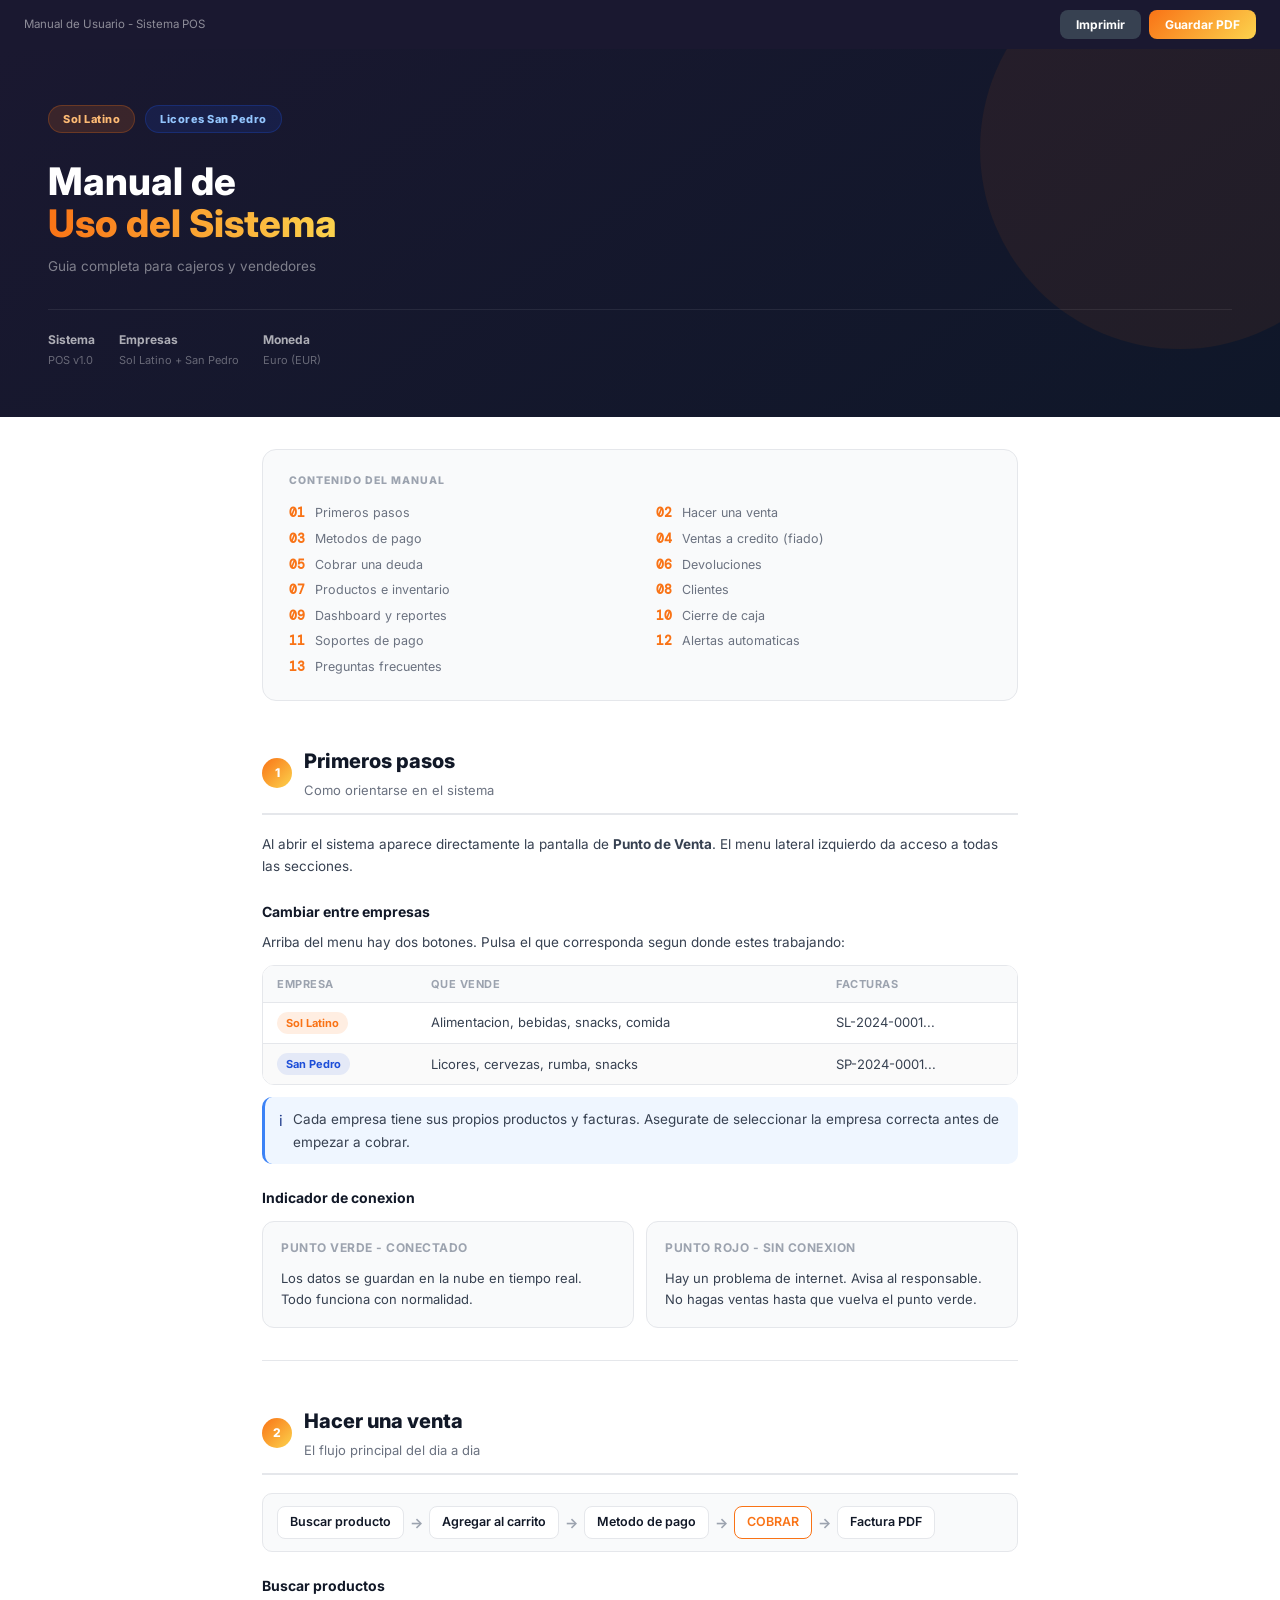
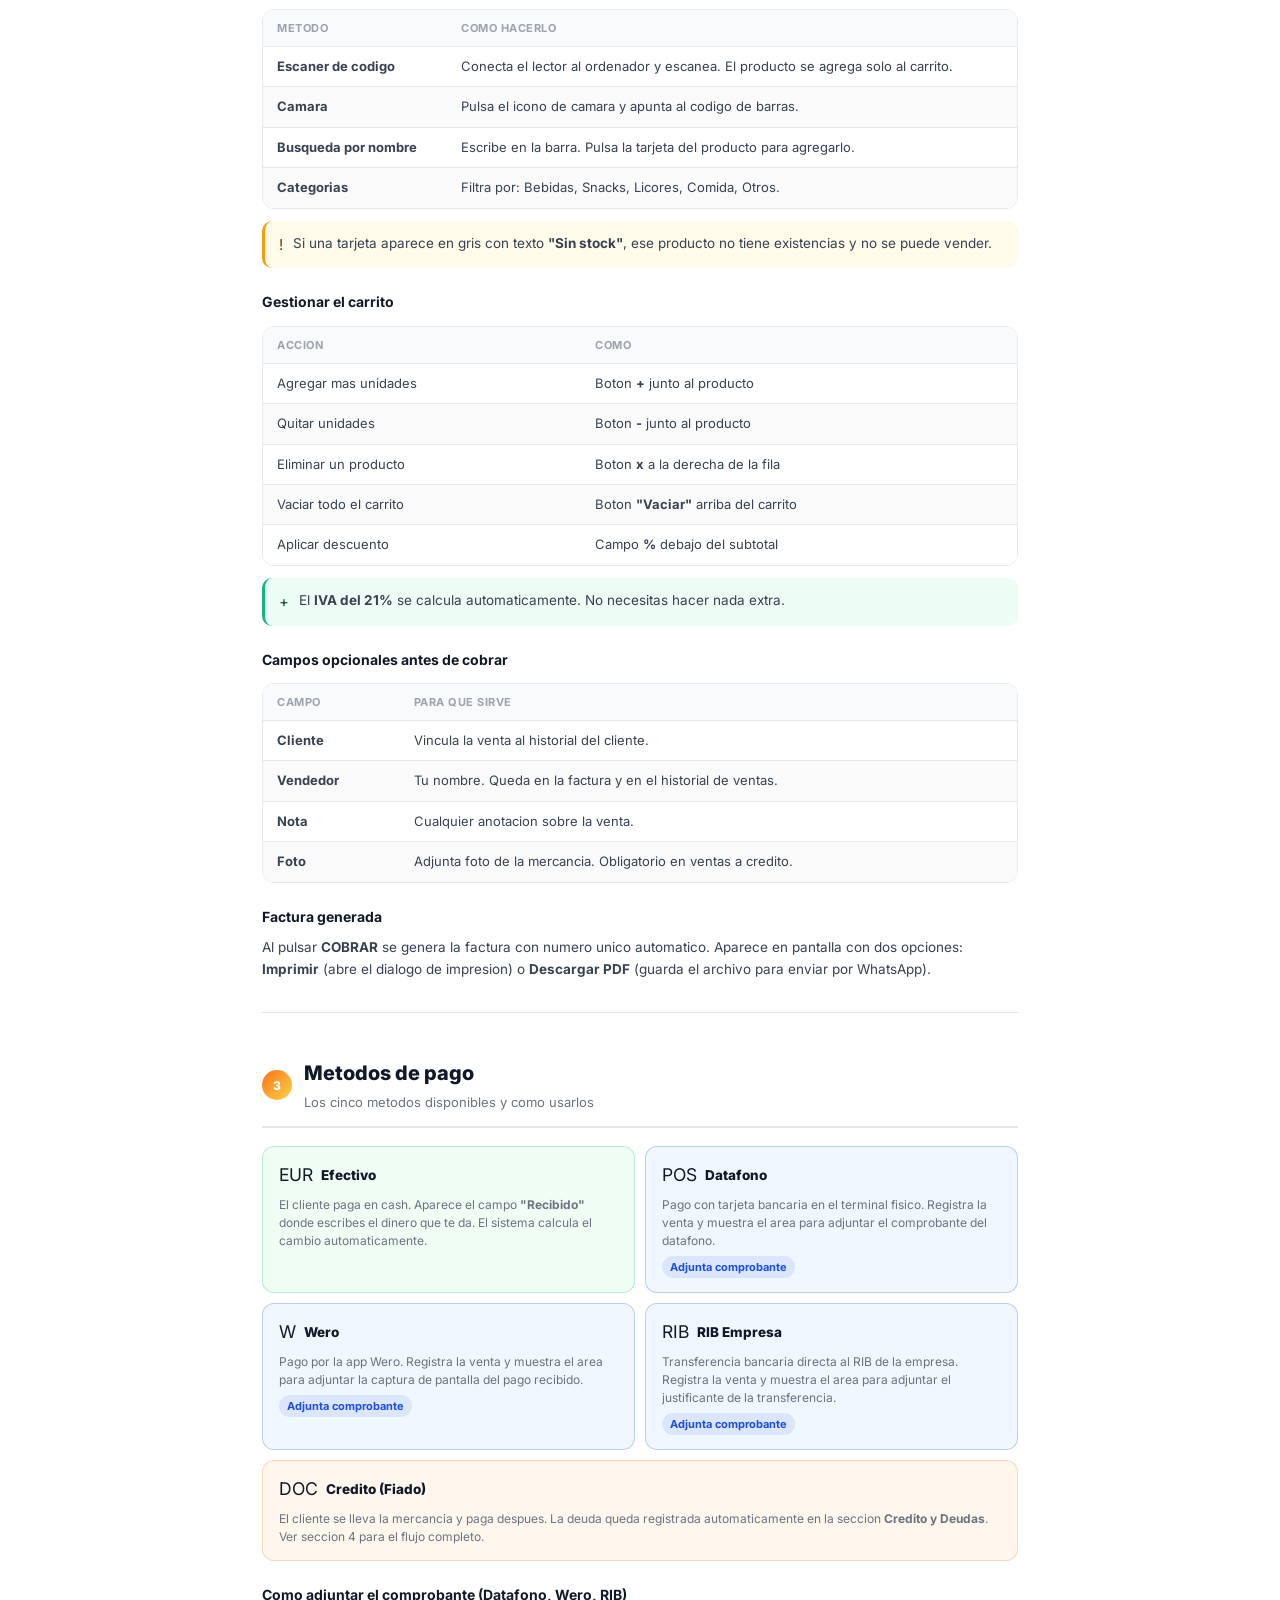
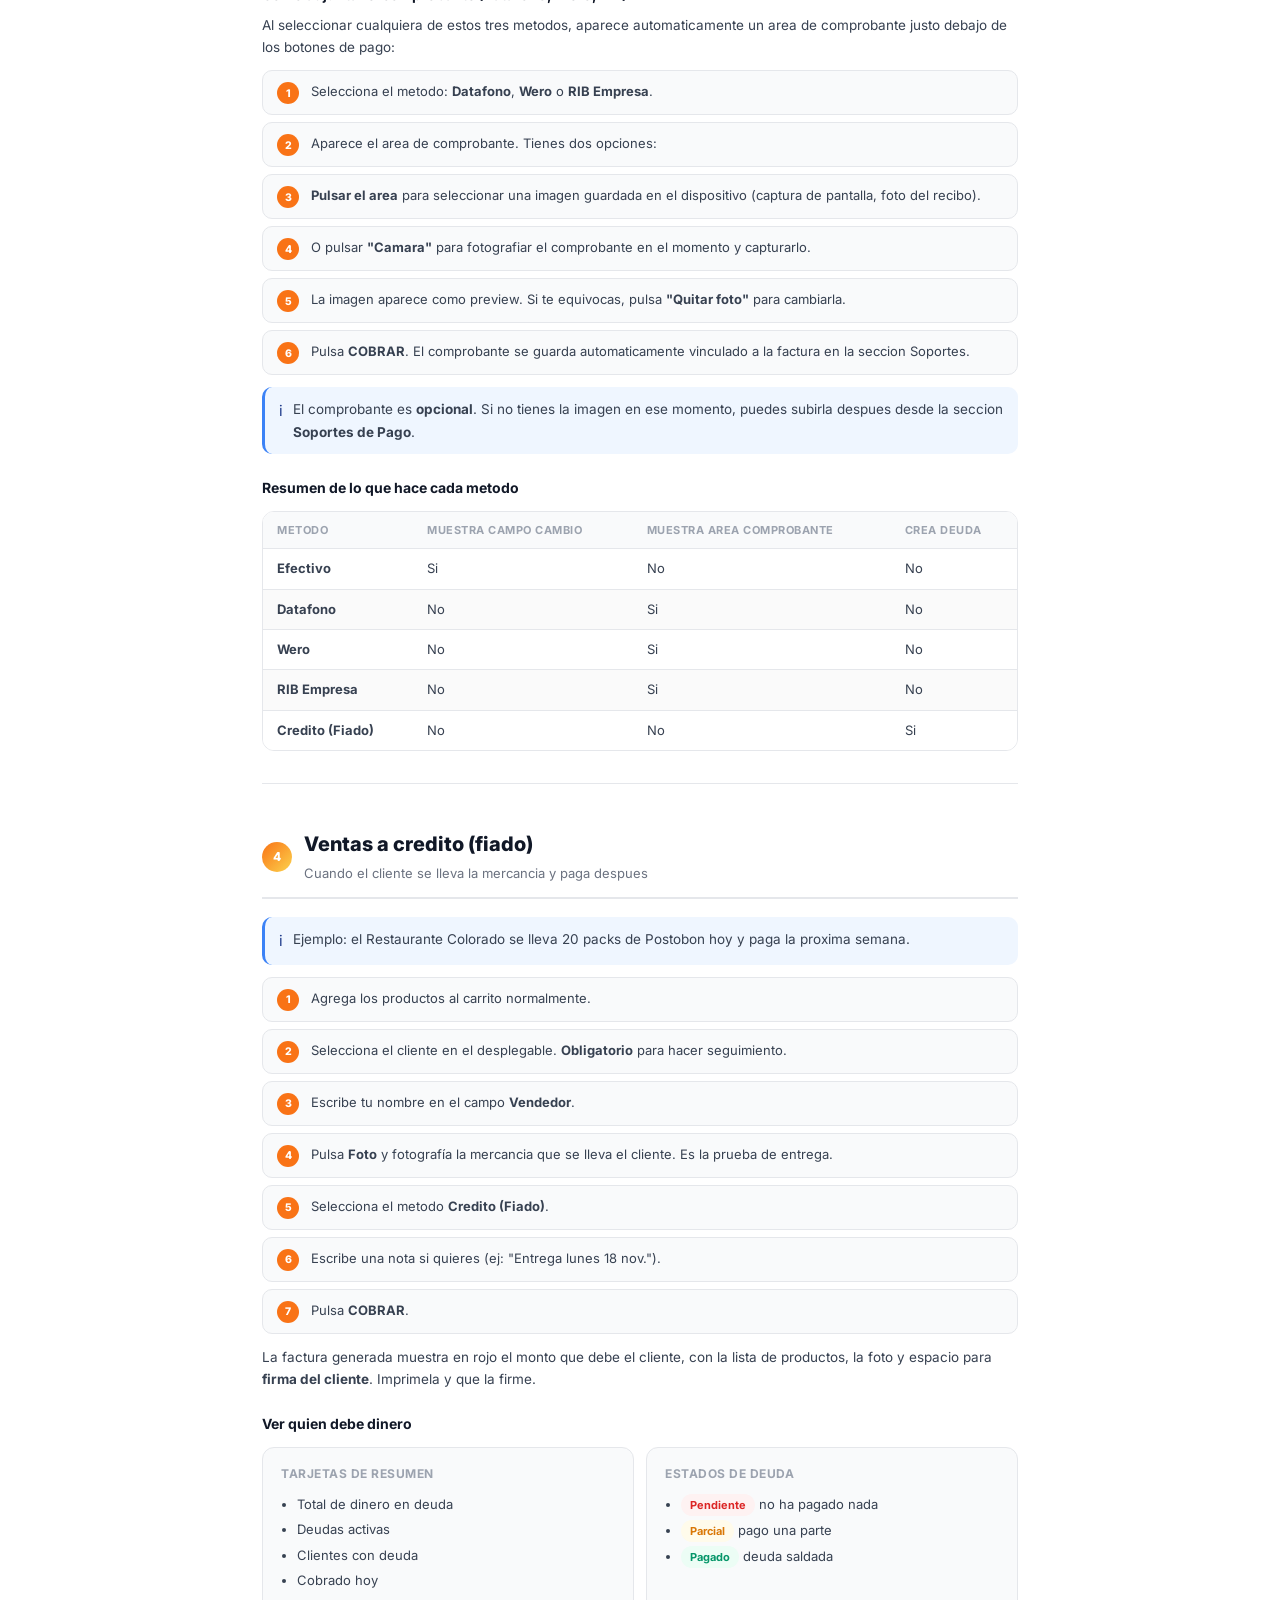
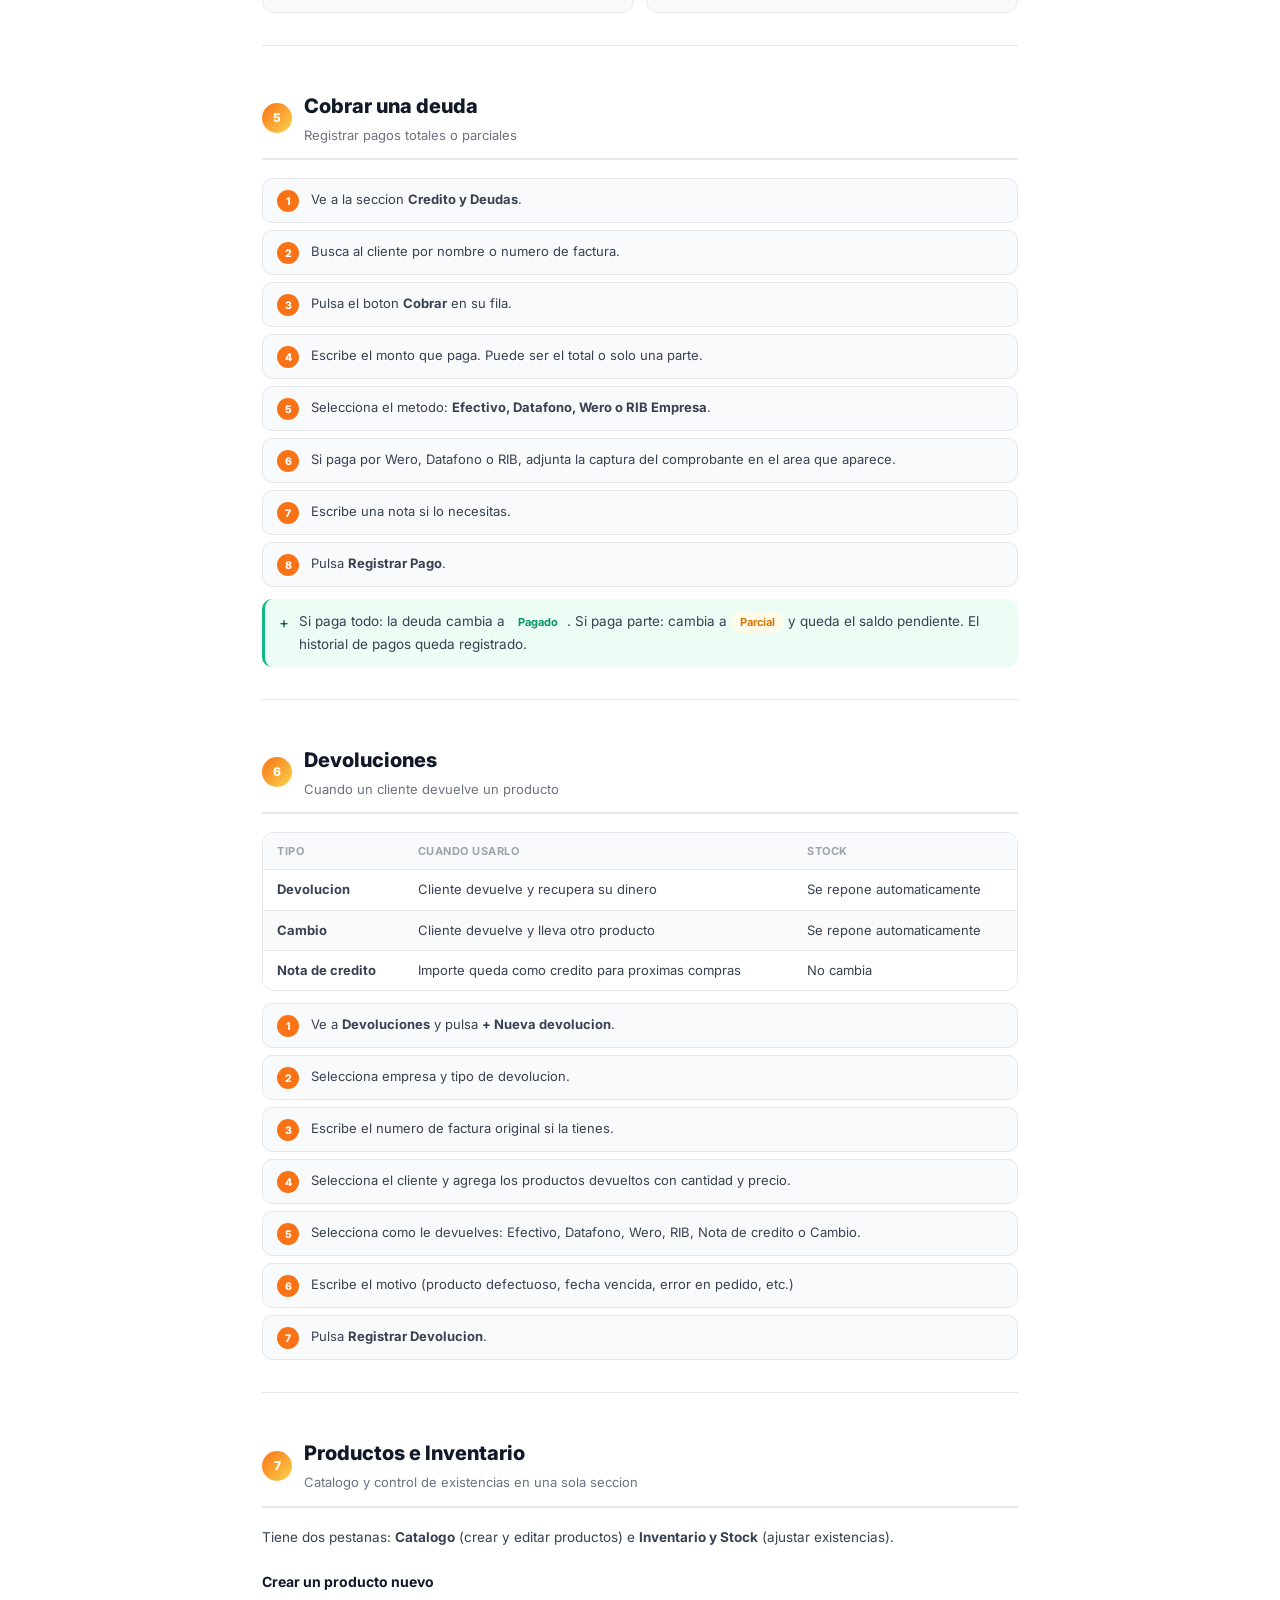
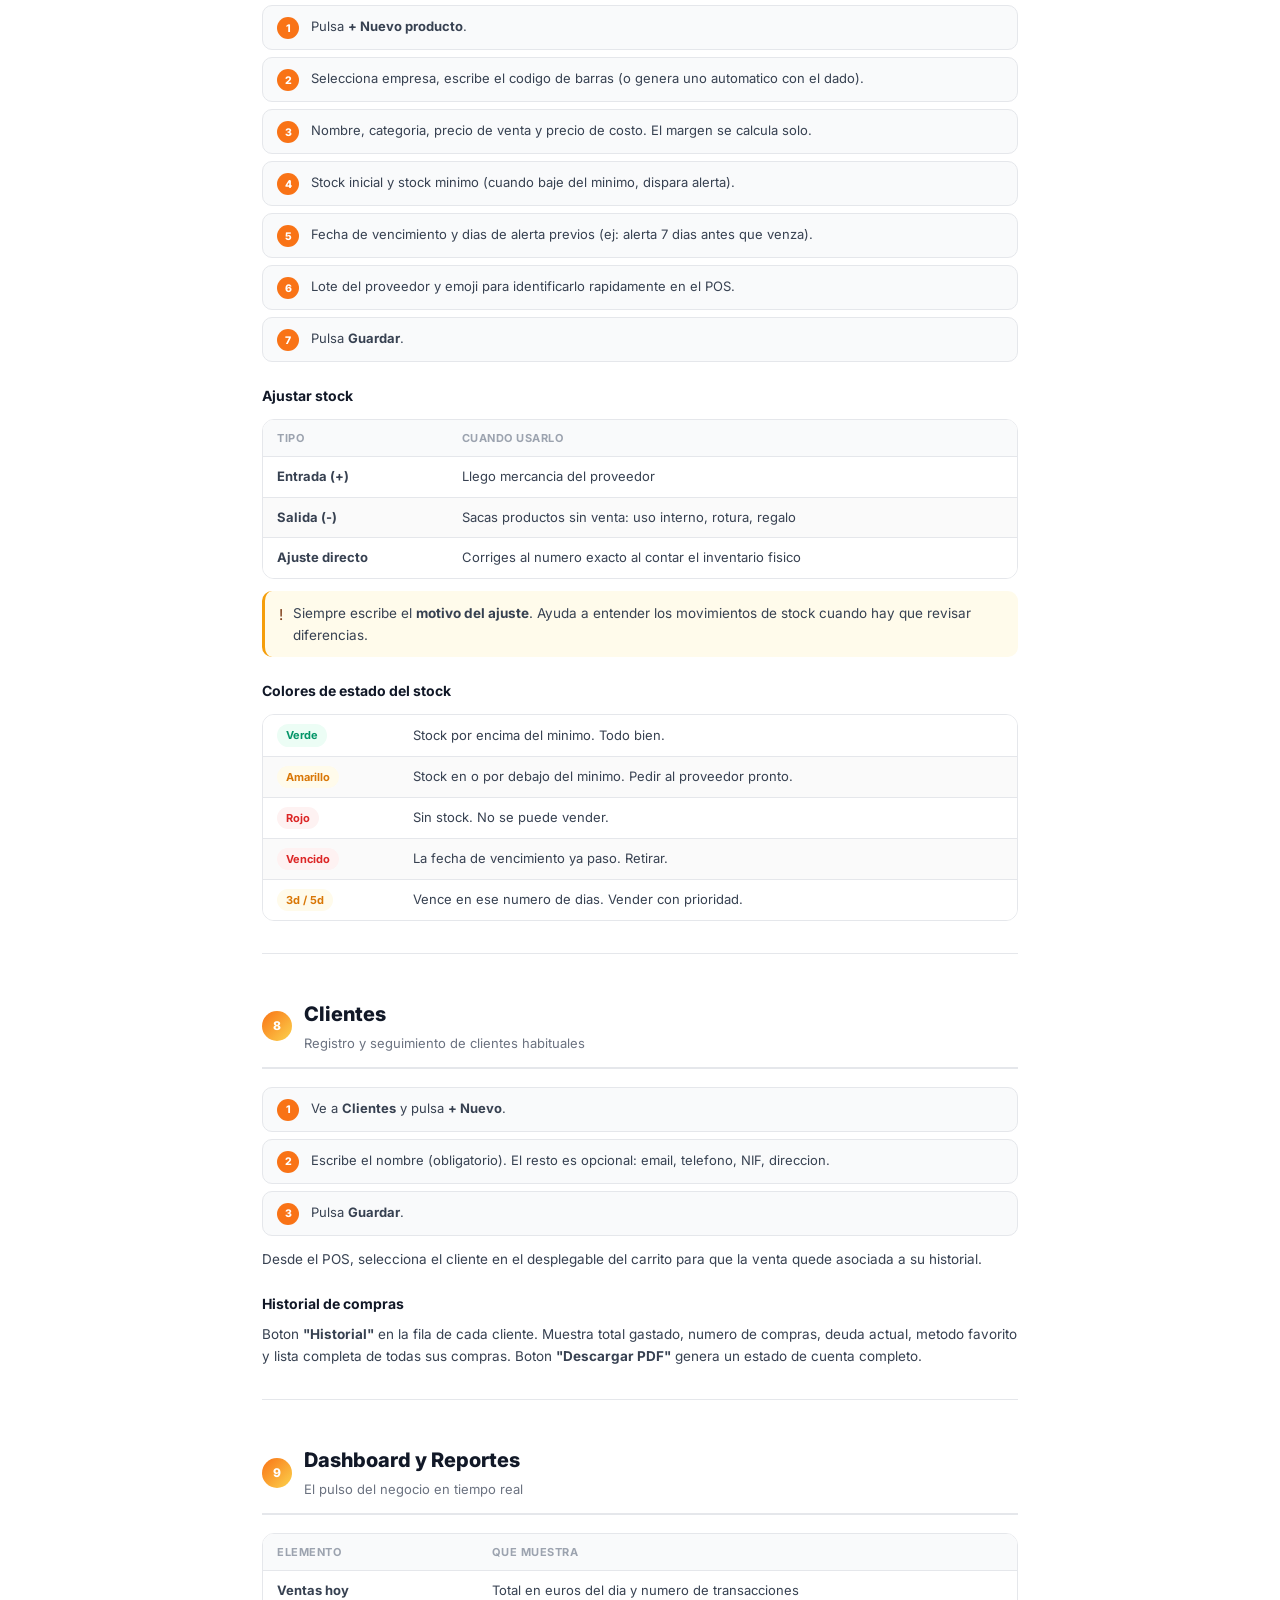
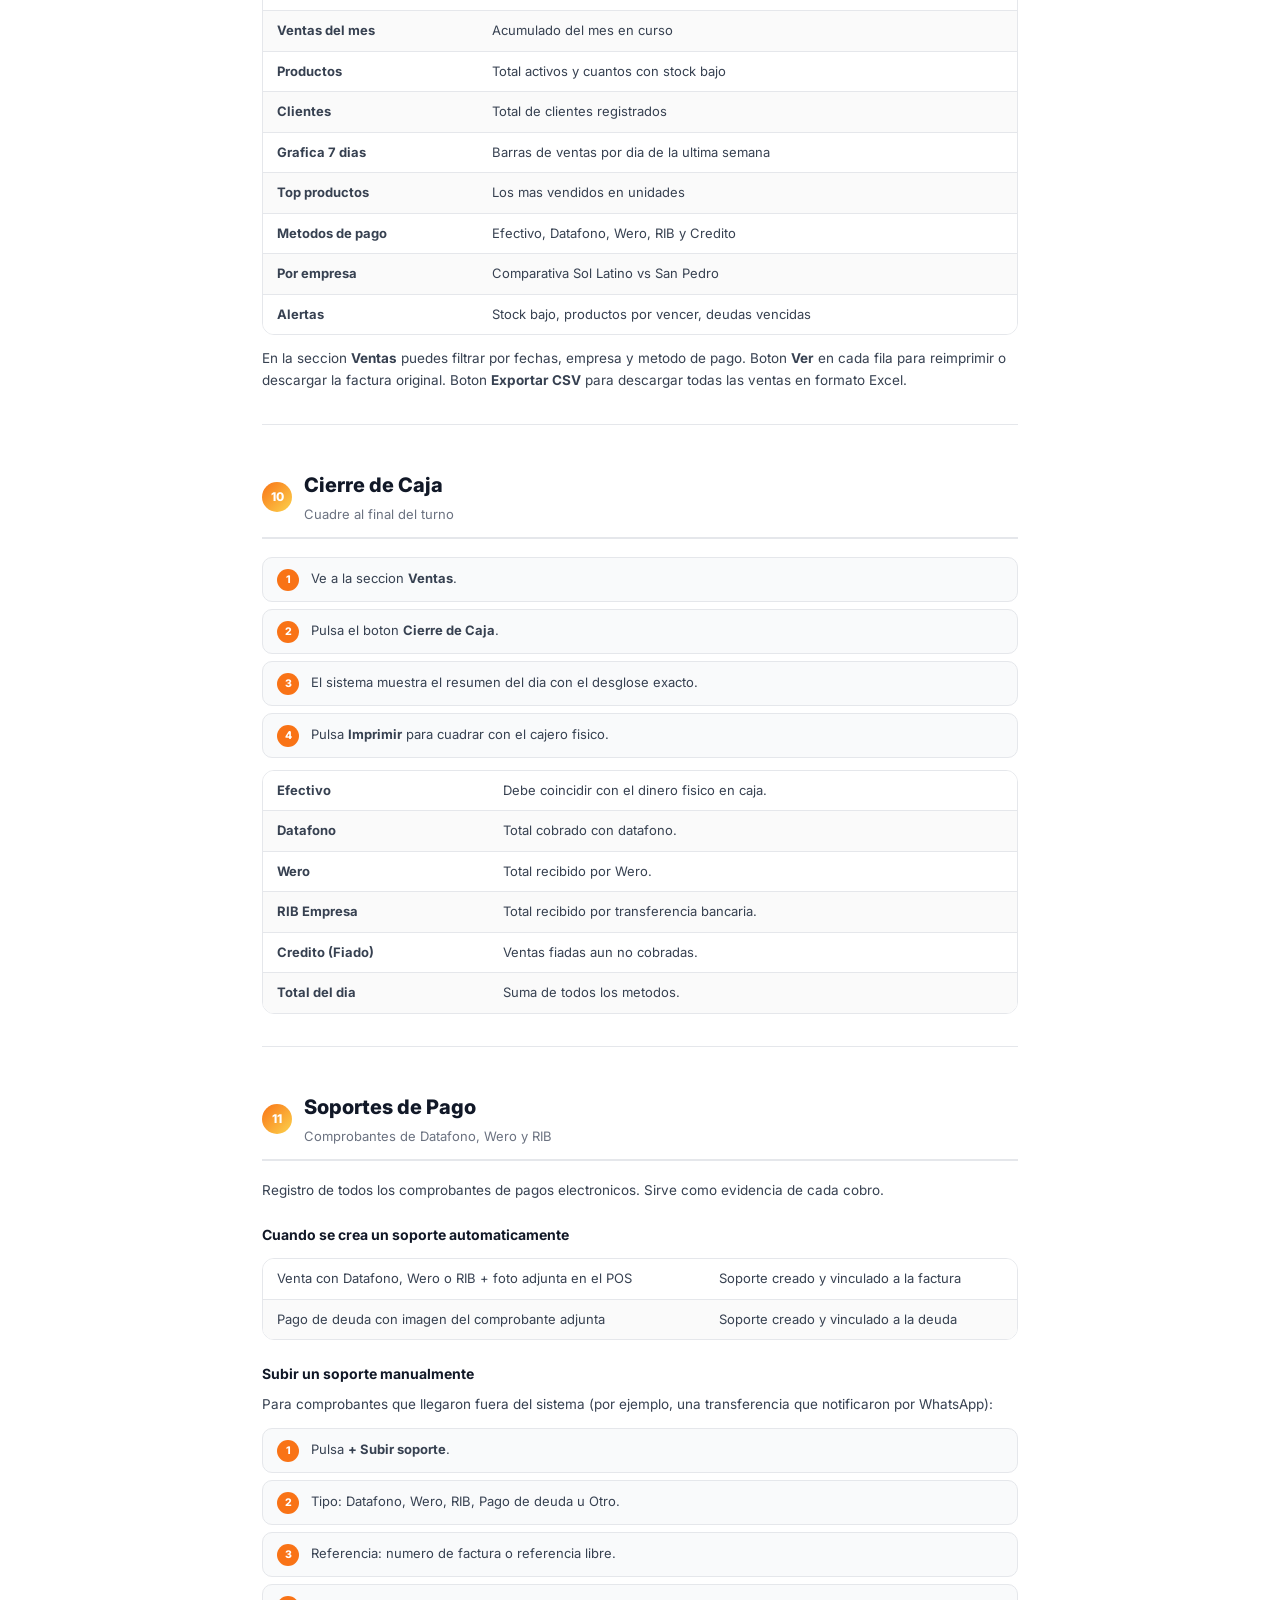
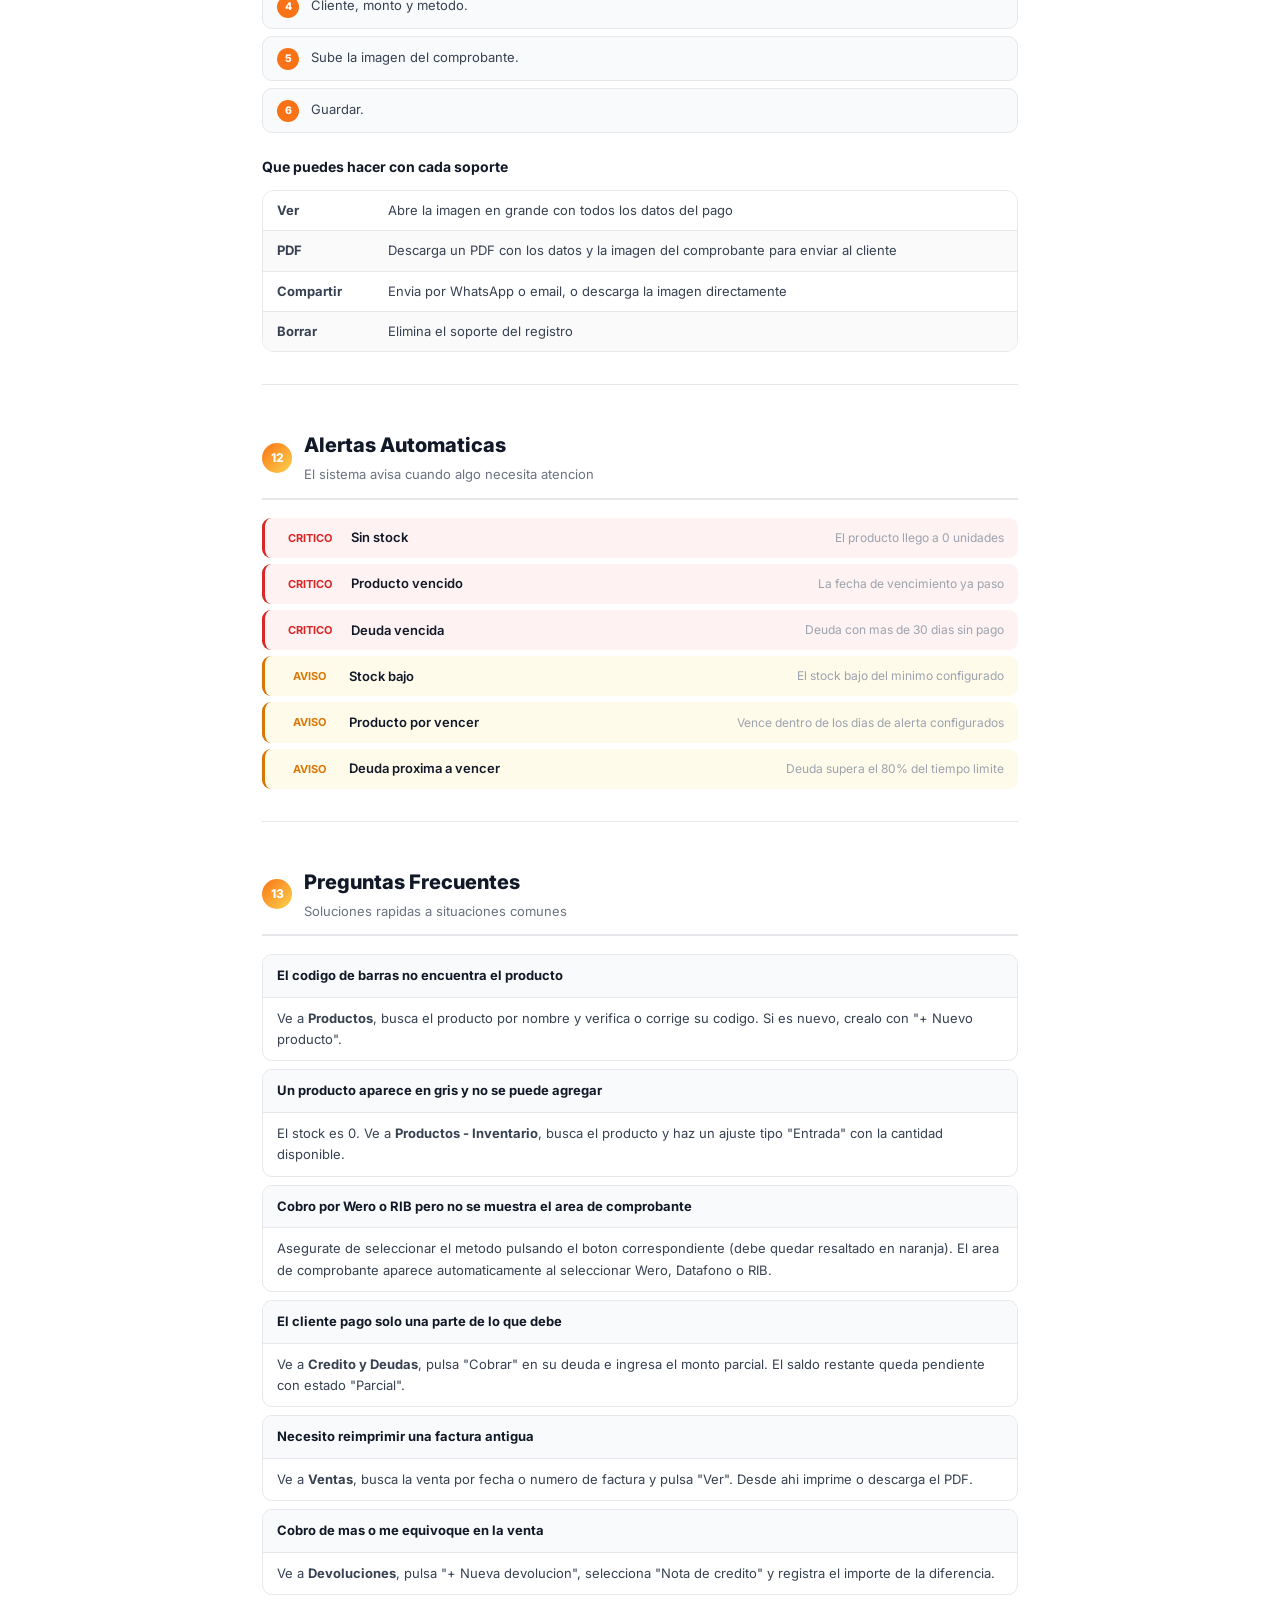
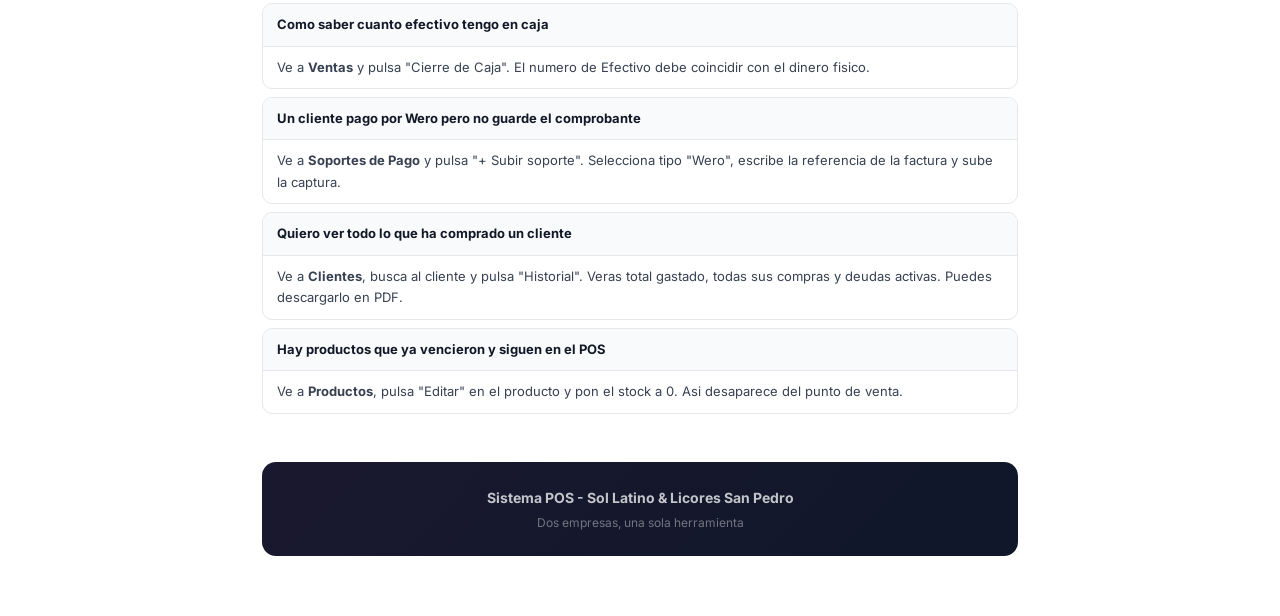
<file: manual.html>
<!DOCTYPE html>
<html lang="es">
<head>
<meta charset="UTF-8"/>
<meta name="viewport" content="width=device-width,initial-scale=1"/>
<title>Manual de Usuario - Sistema POS</title>
<style>
@import url('https://fonts.googleapis.com/css2?family=Inter:wght@400;500;600;700;800&family=DM+Mono:wght@400;500&display=swap');
:root{
  --sol:#F97316;--sol2:#FCD34D;--lic:#1D4ED8;
  --text:#111827;--text2:#6B7280;--text3:#9CA3AF;
  --bg:#F9FAFB;--white:#fff;--border:#E5E7EB;
  --green:#059669;--red:#DC2626;--amber:#D97706;--blue:#2563EB;
}
*{box-sizing:border-box;margin:0;padding:0;}
html{font-size:13.5px;}
body{font-family:'Inter',sans-serif;color:var(--text);background:#fff;line-height:1.65;}

.print-bar{position:sticky;top:0;z-index:200;background:#1A1830;padding:10px 24px;display:flex;align-items:center;justify-content:space-between;}
.print-bar span{color:rgba(255,255,255,.5);font-size:11.5px;}
.print-bar div{display:flex;gap:8px;}
.btn-action{padding:7px 16px;border-radius:8px;border:none;font-family:inherit;font-size:12px;font-weight:700;cursor:pointer;transition:opacity .15s;}
.btn-action:hover{opacity:.85;}
.btn-print{background:#374151;color:#fff;}
.btn-pdf{background:linear-gradient(135deg,#F97316,#FCD34D);color:#fff;}

.cover{background:linear-gradient(145deg,#1A1830 0%,#0F1729 100%);padding:56px 48px 48px;position:relative;overflow:hidden;}
.cover::before{content:'';position:absolute;width:400px;height:400px;border-radius:50%;background:rgba(249,115,22,.07);right:-100px;top:-100px;pointer-events:none;}
.cover-logos{display:flex;gap:10px;margin-bottom:28px;}
.cover-logo{padding:4px 14px;border-radius:100px;font-size:11px;font-weight:800;letter-spacing:.5px;}
.cover-logo.sol{background:rgba(249,115,22,.15);color:#FDBA74;border:1px solid rgba(249,115,22,.25);}
.cover-logo.lic{background:rgba(29,78,216,.15);color:#93C5FD;border:1px solid rgba(29,78,216,.3);}
.cover-title{font-size:38px;font-weight:800;line-height:1.1;color:#fff;margin-bottom:10px;}
.cover-title span{background:linear-gradient(90deg,#F97316,#FCD34D);-webkit-background-clip:text;-webkit-text-fill-color:transparent;background-clip:text;}
.cover-sub{color:rgba(255,255,255,.45);font-size:13.5px;}
.cover-ver{margin-top:32px;padding-top:20px;border-top:1px solid rgba(255,255,255,.08);display:flex;gap:24px;}
.cover-ver-item{font-size:11px;color:rgba(255,255,255,.35);}
.cover-ver-item strong{display:block;color:rgba(255,255,255,.65);font-size:12px;margin-bottom:1px;}

.wrap{max-width:820px;margin:0 auto;padding:0 32px 60px;}

.toc{background:var(--bg);border:1px solid var(--border);border-radius:14px;padding:22px 26px;margin:32px 0;}
.toc-title{font-size:10.5px;font-weight:800;text-transform:uppercase;letter-spacing:1px;color:var(--text3);margin-bottom:14px;}
.toc-grid{display:grid;grid-template-columns:1fr 1fr;gap:5px 32px;}
.toc-item{display:flex;gap:8px;align-items:baseline;font-size:12.5px;}
.toc-num{font-weight:800;color:var(--sol);min-width:18px;font-family:'DM Mono',monospace;}
.toc-label{color:var(--text2);}

.section{margin-top:44px;}
.section-header{display:flex;align-items:center;gap:12px;margin-bottom:18px;padding-bottom:12px;border-bottom:2px solid var(--border);}
.section-num{width:30px;height:30px;border-radius:50%;flex-shrink:0;background:linear-gradient(135deg,var(--sol),var(--sol2));color:#fff;font-size:12px;font-weight:800;display:flex;align-items:center;justify-content:center;}
.section-title{font-size:20px;font-weight:800;color:var(--text);}
.section-sub{font-size:13px;color:var(--text2);margin-top:2px;}

h3{font-size:14px;font-weight:700;color:var(--text);margin:22px 0 8px;}
p{color:#374151;margin-bottom:10px;font-size:13.5px;}

.steps{display:flex;flex-direction:column;gap:7px;margin:12px 0;counter-reset:step;}
.step{display:flex;gap:12px;align-items:flex-start;padding:10px 14px;background:var(--bg);border-radius:10px;border:1px solid var(--border);counter-increment:step;}
.step::before{content:counter(step);min-width:22px;height:22px;border-radius:50%;background:var(--sol);color:#fff;font-size:10.5px;font-weight:800;display:flex;align-items:center;justify-content:center;flex-shrink:0;margin-top:1px;}
.step p{margin:0;font-size:13px;}

.tip{display:flex;gap:10px;padding:11px 14px;border-radius:10px;margin:12px 0;font-size:13px;}
.tip .tip-mark{font-size:15px;flex-shrink:0;margin-top:1px;}
.tip p{margin:0;}
.tip.info{background:#EFF6FF;border-left:3px solid #3B82F6;color:#1E3A8A;}
.tip.ok{background:#ECFDF5;border-left:3px solid #10B981;color:#064E3B;}
.tip.warn{background:#FFFBEB;border-left:3px solid #F59E0B;color:#78350F;}
.tip.red{background:#FEF2F2;border-left:3px solid #EF4444;color:#7F1D1D;}

.tbl-wrap{border-radius:12px;overflow:hidden;border:1.5px solid var(--border);margin:12px 0;}
table{width:100%;border-collapse:collapse;background:#fff;}
thead th{background:var(--bg);padding:9px 14px;font-size:11px;font-weight:700;text-align:left;color:var(--text3);text-transform:uppercase;letter-spacing:.5px;border-bottom:1.5px solid var(--border);}
tbody td{padding:9px 14px;font-size:13px;color:#374151;border-bottom:1px solid var(--border);}
tbody tr:last-child td{border-bottom:none;}
tbody tr:nth-child(even) td{background:#FAFAFA;}

.tag{display:inline-flex;padding:2px 9px;border-radius:100px;font-size:11px;font-weight:700;white-space:nowrap;}
.tag-sol{background:rgba(249,115,22,.12);color:var(--sol);}
.tag-lic{background:rgba(29,78,216,.1);color:var(--lic);}
.tag-ok{background:#ECFDF5;color:var(--green);}
.tag-warn{background:#FFFBEB;color:var(--amber);}
.tag-red{background:#FEF2F2;color:var(--red);}
.tag-blue{background:#EFF6FF;color:var(--blue);}

.flow{display:flex;align-items:center;gap:6px;flex-wrap:wrap;margin:12px 0;padding:12px 14px;background:var(--bg);border-radius:10px;border:1px solid var(--border);}
.flow-box{padding:5px 12px;background:#fff;border:1.5px solid var(--border);border-radius:8px;font-size:12.5px;font-weight:600;color:var(--text);}
.flow-box.hl{border-color:var(--sol);color:var(--sol);}
.flow-arr{color:var(--text3);font-weight:700;font-size:14px;}

.cards-2{display:grid;grid-template-columns:1fr 1fr;gap:12px;margin:12px 0;}
.card{background:var(--bg);border:1.5px solid var(--border);border-radius:12px;padding:16px 18px;}
.card-title{font-size:12px;font-weight:700;color:var(--text3);text-transform:uppercase;letter-spacing:.5px;margin-bottom:10px;}
.card ul{padding-left:16px;}
.card ul li{font-size:13px;color:#374151;margin-bottom:4px;}

/* Payment method cards */
.pay-methods{display:grid;grid-template-columns:1fr 1fr;gap:10px;margin:12px 0;}
.pay-card{border:1.5px solid var(--border);border-radius:12px;padding:14px 16px;background:#fff;}
.pay-card-header{display:flex;align-items:center;gap:8px;margin-bottom:6px;}
.pay-card-icon{font-size:1.3rem;}
.pay-card-name{font-weight:800;font-size:13.5px;color:var(--text);}
.pay-card-desc{font-size:12px;color:var(--text2);line-height:1.5;}
.pay-card.has-soporte{border-color:rgba(29,78,216,.25);background:#F0F7FF;}
.pay-card.efectivo{border-color:rgba(16,185,129,.25);background:#F0FDF4;}
.pay-card.credito{border-color:rgba(249,115,22,.25);background:#FFF7ED;}
.pay-soporte-badge{display:inline-flex;align-items:center;gap:4px;margin-top:6px;padding:2px 8px;border-radius:100px;background:rgba(29,78,216,.1);color:var(--lic);font-size:11px;font-weight:700;}

.alert-grid{display:flex;flex-direction:column;gap:6px;margin:12px 0;}
.alert-row{display:flex;align-items:center;gap:10px;padding:9px 14px;border-radius:9px;font-size:13px;}
.alert-row.r{background:#FEF2F2;border-left:3px solid var(--red);}
.alert-row.w{background:#FFFBEB;border-left:3px solid var(--amber);}
.alert-label{flex:1;font-weight:600;}
.alert-when{color:var(--text3);font-size:12px;}

.faq{display:flex;flex-direction:column;gap:8px;margin:12px 0;}
.faq-item{border:1.5px solid var(--border);border-radius:10px;overflow:hidden;}
.faq-q{background:var(--bg);padding:10px 14px;font-weight:700;font-size:13px;}
.faq-a{padding:10px 14px;font-size:13px;color:#374151;border-top:1px solid var(--border);}

hr.div{border:none;border-top:1px solid var(--border);margin:32px 0;}

.footer{margin-top:48px;padding:24px 32px;background:linear-gradient(135deg,#1A1830,#0F1729);border-radius:14px;text-align:center;color:rgba(255,255,255,.4);font-size:12px;}
.footer strong{display:block;color:rgba(255,255,255,.75);font-size:14px;margin-bottom:4px;}

@media print{
  .print-bar{display:none;}
  .wrap{padding:0 20px;}
  .cover{padding:36px 32px;}
  .section{page-break-inside:avoid;}
  .steps{page-break-inside:avoid;}
  h3{page-break-after:avoid;}
  .pb{page-break-before:always;}
}
@page{margin:1.2cm 1.5cm;size:A4;}
</style>
</head>
<body>

<div class="print-bar">
  <span>Manual de Usuario - Sistema POS</span>
  <div>
    <button class="btn-action btn-print" onclick="window.print()">Imprimir</button>
    <button class="btn-action btn-pdf"   onclick="window.print()">Guardar PDF</button>
  </div>
</div>

<div class="cover">
  <div class="cover-logos">
    <span class="cover-logo sol">Sol Latino</span>
    <span class="cover-logo lic">Licores San Pedro</span>
  </div>
  <div class="cover-title">Manual de<br><span>Uso del Sistema</span></div>
  <div class="cover-sub">Guia completa para cajeros y vendedores</div>
  <div class="cover-ver">
    <div class="cover-ver-item"><strong>Sistema</strong>POS v1.0</div>
    <div class="cover-ver-item"><strong>Empresas</strong>Sol Latino + San Pedro</div>
    <div class="cover-ver-item"><strong>Moneda</strong>Euro (EUR)</div>
  </div>
</div>

<div class="wrap">

<div class="toc">
  <div class="toc-title">Contenido del manual</div>
  <div class="toc-grid">
    <div class="toc-item"><span class="toc-num">01</span><span class="toc-label">Primeros pasos</span></div>
    <div class="toc-item"><span class="toc-num">02</span><span class="toc-label">Hacer una venta</span></div>
    <div class="toc-item"><span class="toc-num">03</span><span class="toc-label">Metodos de pago</span></div>
    <div class="toc-item"><span class="toc-num">04</span><span class="toc-label">Ventas a credito (fiado)</span></div>
    <div class="toc-item"><span class="toc-num">05</span><span class="toc-label">Cobrar una deuda</span></div>
    <div class="toc-item"><span class="toc-num">06</span><span class="toc-label">Devoluciones</span></div>
    <div class="toc-item"><span class="toc-num">07</span><span class="toc-label">Productos e inventario</span></div>
    <div class="toc-item"><span class="toc-num">08</span><span class="toc-label">Clientes</span></div>
    <div class="toc-item"><span class="toc-num">09</span><span class="toc-label">Dashboard y reportes</span></div>
    <div class="toc-item"><span class="toc-num">10</span><span class="toc-label">Cierre de caja</span></div>
    <div class="toc-item"><span class="toc-num">11</span><span class="toc-label">Soportes de pago</span></div>
    <div class="toc-item"><span class="toc-num">12</span><span class="toc-label">Alertas automaticas</span></div>
    <div class="toc-item"><span class="toc-num">13</span><span class="toc-label">Preguntas frecuentes</span></div>
  </div>
</div>


<!-- 01 -->
<div class="section">
  <div class="section-header">
    <div class="section-num">1</div>
    <div><div class="section-title">Primeros pasos</div><div class="section-sub">Como orientarse en el sistema</div></div>
  </div>

  <p>Al abrir el sistema aparece directamente la pantalla de <strong>Punto de Venta</strong>. El menu lateral izquierdo da acceso a todas las secciones.</p>

  <h3>Cambiar entre empresas</h3>
  <p>Arriba del menu hay dos botones. Pulsa el que corresponda segun donde estes trabajando:</p>
  <div class="tbl-wrap"><table>
    <thead><tr><th>Empresa</th><th>Que vende</th><th>Facturas</th></tr></thead>
    <tbody>
      <tr><td><span class="tag tag-sol">Sol Latino</span></td><td>Alimentacion, bebidas, snacks, comida</td><td>SL-2024-0001...</td></tr>
      <tr><td><span class="tag tag-lic">San Pedro</span></td><td>Licores, cervezas, rumba, snacks</td><td>SP-2024-0001...</td></tr>
    </tbody>
  </table></div>

  <div class="tip info"><span class="tip-mark">i</span><p>Cada empresa tiene sus propios productos y facturas. Asegurate de seleccionar la empresa correcta antes de empezar a cobrar.</p></div>

  <h3>Indicador de conexion</h3>
  <div class="cards-2">
    <div class="card"><div class="card-title">Punto verde - Conectado</div><p style="margin:0;font-size:13px;">Los datos se guardan en la nube en tiempo real. Todo funciona con normalidad.</p></div>
    <div class="card"><div class="card-title">Punto rojo - Sin conexion</div><p style="margin:0;font-size:13px;">Hay un problema de internet. Avisa al responsable. No hagas ventas hasta que vuelva el punto verde.</p></div>
  </div>
</div>

<hr class="div"/>


<!-- 02 -->
<div class="section pb">
  <div class="section-header">
    <div class="section-num">2</div>
    <div><div class="section-title">Hacer una venta</div><div class="section-sub">El flujo principal del dia a dia</div></div>
  </div>

  <div class="flow">
    <span class="flow-box">Buscar producto</span><span class="flow-arr">-&gt;</span>
    <span class="flow-box">Agregar al carrito</span><span class="flow-arr">-&gt;</span>
    <span class="flow-box">Metodo de pago</span><span class="flow-arr">-&gt;</span>
    <span class="flow-box hl">COBRAR</span><span class="flow-arr">-&gt;</span>
    <span class="flow-box">Factura PDF</span>
  </div>

  <h3>Buscar productos</h3>
  <div class="tbl-wrap"><table>
    <thead><tr><th>Metodo</th><th>Como hacerlo</th></tr></thead>
    <tbody>
      <tr><td><strong>Escaner de codigo</strong></td><td>Conecta el lector al ordenador y escanea. El producto se agrega solo al carrito.</td></tr>
      <tr><td><strong>Camara</strong></td><td>Pulsa el icono de camara y apunta al codigo de barras.</td></tr>
      <tr><td><strong>Busqueda por nombre</strong></td><td>Escribe en la barra. Pulsa la tarjeta del producto para agregarlo.</td></tr>
      <tr><td><strong>Categorias</strong></td><td>Filtra por: Bebidas, Snacks, Licores, Comida, Otros.</td></tr>
    </tbody>
  </table></div>

  <div class="tip warn"><span class="tip-mark">!</span><p>Si una tarjeta aparece en gris con texto <strong>"Sin stock"</strong>, ese producto no tiene existencias y no se puede vender.</p></div>

  <h3>Gestionar el carrito</h3>
  <div class="tbl-wrap"><table>
    <thead><tr><th>Accion</th><th>Como</th></tr></thead>
    <tbody>
      <tr><td>Agregar mas unidades</td><td>Boton <strong>+</strong> junto al producto</td></tr>
      <tr><td>Quitar unidades</td><td>Boton <strong>-</strong> junto al producto</td></tr>
      <tr><td>Eliminar un producto</td><td>Boton <strong>x</strong> a la derecha de la fila</td></tr>
      <tr><td>Vaciar todo el carrito</td><td>Boton <strong>"Vaciar"</strong> arriba del carrito</td></tr>
      <tr><td>Aplicar descuento</td><td>Campo <strong>%</strong> debajo del subtotal</td></tr>
    </tbody>
  </table></div>

  <div class="tip ok"><span class="tip-mark">+</span><p>El <strong>IVA del 21%</strong> se calcula automaticamente. No necesitas hacer nada extra.</p></div>

  <h3>Campos opcionales antes de cobrar</h3>
  <div class="tbl-wrap"><table>
    <thead><tr><th>Campo</th><th>Para que sirve</th></tr></thead>
    <tbody>
      <tr><td><strong>Cliente</strong></td><td>Vincula la venta al historial del cliente.</td></tr>
      <tr><td><strong>Vendedor</strong></td><td>Tu nombre. Queda en la factura y en el historial de ventas.</td></tr>
      <tr><td><strong>Nota</strong></td><td>Cualquier anotacion sobre la venta.</td></tr>
      <tr><td><strong>Foto</strong></td><td>Adjunta foto de la mercancia. Obligatorio en ventas a credito.</td></tr>
    </tbody>
  </table></div>

  <h3>Factura generada</h3>
  <p>Al pulsar <strong>COBRAR</strong> se genera la factura con numero unico automatico. Aparece en pantalla con dos opciones: <strong>Imprimir</strong> (abre el dialogo de impresion) o <strong>Descargar PDF</strong> (guarda el archivo para enviar por WhatsApp).</p>
</div>

<hr class="div"/>


<!-- 03 METODOS DE PAGO -->
<div class="section">
  <div class="section-header">
    <div class="section-num">3</div>
    <div><div class="section-title">Metodos de pago</div><div class="section-sub">Los cinco metodos disponibles y como usarlos</div></div>
  </div>

  <div class="pay-methods">

    <div class="pay-card efectivo">
      <div class="pay-card-header">
        <span class="pay-card-icon">EUR</span>
        <span class="pay-card-name">Efectivo</span>
      </div>
      <div class="pay-card-desc">El cliente paga en cash. Aparece el campo <strong>"Recibido"</strong> donde escribes el dinero que te da. El sistema calcula el cambio automaticamente.</div>
    </div>

    <div class="pay-card has-soporte">
      <div class="pay-card-header">
        <span class="pay-card-icon">POS</span>
        <span class="pay-card-name">Datafono</span>
      </div>
      <div class="pay-card-desc">Pago con tarjeta bancaria en el terminal fisico. Registra la venta y muestra el area para adjuntar el comprobante del datafono.</div>
      <div class="pay-soporte-badge">Adjunta comprobante</div>
    </div>

    <div class="pay-card has-soporte">
      <div class="pay-card-header">
        <span class="pay-card-icon">W</span>
        <span class="pay-card-name">Wero</span>
      </div>
      <div class="pay-card-desc">Pago por la app Wero. Registra la venta y muestra el area para adjuntar la captura de pantalla del pago recibido.</div>
      <div class="pay-soporte-badge">Adjunta comprobante</div>
    </div>

    <div class="pay-card has-soporte">
      <div class="pay-card-header">
        <span class="pay-card-icon">RIB</span>
        <span class="pay-card-name">RIB Empresa</span>
      </div>
      <div class="pay-card-desc">Transferencia bancaria directa al RIB de la empresa. Registra la venta y muestra el area para adjuntar el justificante de la transferencia.</div>
      <div class="pay-soporte-badge">Adjunta comprobante</div>
    </div>

    <div class="pay-card credito" style="grid-column:span 2;">
      <div class="pay-card-header">
        <span class="pay-card-icon">DOC</span>
        <span class="pay-card-name">Credito (Fiado)</span>
      </div>
      <div class="pay-card-desc">El cliente se lleva la mercancia y paga despues. La deuda queda registrada automaticamente en la seccion <strong>Credito y Deudas</strong>. Ver seccion 4 para el flujo completo.</div>
    </div>

  </div>

  <h3>Como adjuntar el comprobante (Datafono, Wero, RIB)</h3>
  <p>Al seleccionar cualquiera de estos tres metodos, aparece automaticamente un area de comprobante justo debajo de los botones de pago:</p>
  <div class="steps">
    <div class="step"><p>Selecciona el metodo: <strong>Datafono</strong>, <strong>Wero</strong> o <strong>RIB Empresa</strong>.</p></div>
    <div class="step"><p>Aparece el area de comprobante. Tienes dos opciones:</p></div>
    <div class="step"><p><strong>Pulsar el area</strong> para seleccionar una imagen guardada en el dispositivo (captura de pantalla, foto del recibo).</p></div>
    <div class="step"><p>O pulsar <strong>"Camara"</strong> para fotografiar el comprobante en el momento y capturarlo.</p></div>
    <div class="step"><p>La imagen aparece como preview. Si te equivocas, pulsa <strong>"Quitar foto"</strong> para cambiarla.</p></div>
    <div class="step"><p>Pulsa <strong>COBRAR</strong>. El comprobante se guarda automaticamente vinculado a la factura en la seccion Soportes.</p></div>
  </div>

  <div class="tip info"><span class="tip-mark">i</span><p>El comprobante es <strong>opcional</strong>. Si no tienes la imagen en ese momento, puedes subirla despues desde la seccion <strong>Soportes de Pago</strong>.</p></div>

  <h3>Resumen de lo que hace cada metodo</h3>
  <div class="tbl-wrap"><table>
    <thead><tr><th>Metodo</th><th>Muestra campo cambio</th><th>Muestra area comprobante</th><th>Crea deuda</th></tr></thead>
    <tbody>
      <tr><td><strong>Efectivo</strong></td><td>Si</td><td>No</td><td>No</td></tr>
      <tr><td><strong>Datafono</strong></td><td>No</td><td>Si</td><td>No</td></tr>
      <tr><td><strong>Wero</strong></td><td>No</td><td>Si</td><td>No</td></tr>
      <tr><td><strong>RIB Empresa</strong></td><td>No</td><td>Si</td><td>No</td></tr>
      <tr><td><strong>Credito (Fiado)</strong></td><td>No</td><td>No</td><td>Si</td></tr>
    </tbody>
  </table></div>
</div>

<hr class="div"/>


<!-- 04 CREDITO -->
<div class="section pb">
  <div class="section-header">
    <div class="section-num">4</div>
    <div><div class="section-title">Ventas a credito (fiado)</div><div class="section-sub">Cuando el cliente se lleva la mercancia y paga despues</div></div>
  </div>

  <div class="tip info"><span class="tip-mark">i</span><p>Ejemplo: el Restaurante Colorado se lleva 20 packs de Postobon hoy y paga la proxima semana.</p></div>

  <div class="steps">
    <div class="step"><p>Agrega los productos al carrito normalmente.</p></div>
    <div class="step"><p>Selecciona el cliente en el desplegable. <strong>Obligatorio</strong> para hacer seguimiento.</p></div>
    <div class="step"><p>Escribe tu nombre en el campo <strong>Vendedor</strong>.</p></div>
    <div class="step"><p>Pulsa <strong>Foto</strong> y fotografía la mercancia que se lleva el cliente. Es la prueba de entrega.</p></div>
    <div class="step"><p>Selecciona el metodo <strong>Credito (Fiado)</strong>.</p></div>
    <div class="step"><p>Escribe una nota si quieres (ej: "Entrega lunes 18 nov.").</p></div>
    <div class="step"><p>Pulsa <strong>COBRAR</strong>.</p></div>
  </div>

  <p>La factura generada muestra en rojo el monto que debe el cliente, con la lista de productos, la foto y espacio para <strong>firma del cliente</strong>. Imprimela y que la firme.</p>

  <h3>Ver quien debe dinero</h3>
  <div class="cards-2">
    <div class="card"><div class="card-title">Tarjetas de resumen</div><ul><li>Total de dinero en deuda</li><li>Deudas activas</li><li>Clientes con deuda</li><li>Cobrado hoy</li></ul></div>
    <div class="card"><div class="card-title">Estados de deuda</div><ul>
      <li><span class="tag tag-red">Pendiente</span> no ha pagado nada</li>
      <li><span class="tag tag-warn">Parcial</span> pago una parte</li>
      <li><span class="tag tag-ok">Pagado</span> deuda saldada</li>
    </ul></div>
  </div>
</div>

<hr class="div"/>


<!-- 05 COBRAR DEUDA -->
<div class="section">
  <div class="section-header">
    <div class="section-num">5</div>
    <div><div class="section-title">Cobrar una deuda</div><div class="section-sub">Registrar pagos totales o parciales</div></div>
  </div>

  <div class="steps">
    <div class="step"><p>Ve a la seccion <strong>Credito y Deudas</strong>.</p></div>
    <div class="step"><p>Busca al cliente por nombre o numero de factura.</p></div>
    <div class="step"><p>Pulsa el boton <strong>Cobrar</strong> en su fila.</p></div>
    <div class="step"><p>Escribe el monto que paga. Puede ser el total o solo una parte.</p></div>
    <div class="step"><p>Selecciona el metodo: <strong>Efectivo, Datafono, Wero o RIB Empresa</strong>.</p></div>
    <div class="step"><p>Si paga por Wero, Datafono o RIB, adjunta la captura del comprobante en el area que aparece.</p></div>
    <div class="step"><p>Escribe una nota si lo necesitas.</p></div>
    <div class="step"><p>Pulsa <strong>Registrar Pago</strong>.</p></div>
  </div>

  <div class="tip ok"><span class="tip-mark">+</span><p>Si paga todo: la deuda cambia a <span class="tag tag-ok">Pagado</span>. Si paga parte: cambia a <span class="tag tag-warn">Parcial</span> y queda el saldo pendiente. El historial de pagos queda registrado.</p></div>
</div>

<hr class="div"/>


<!-- 06 DEVOLUCIONES -->
<div class="section pb">
  <div class="section-header">
    <div class="section-num">6</div>
    <div><div class="section-title">Devoluciones</div><div class="section-sub">Cuando un cliente devuelve un producto</div></div>
  </div>

  <div class="tbl-wrap"><table>
    <thead><tr><th>Tipo</th><th>Cuando usarlo</th><th>Stock</th></tr></thead>
    <tbody>
      <tr><td><strong>Devolucion</strong></td><td>Cliente devuelve y recupera su dinero</td><td>Se repone automaticamente</td></tr>
      <tr><td><strong>Cambio</strong></td><td>Cliente devuelve y lleva otro producto</td><td>Se repone automaticamente</td></tr>
      <tr><td><strong>Nota de credito</strong></td><td>Importe queda como credito para proximas compras</td><td>No cambia</td></tr>
    </tbody>
  </table></div>

  <div class="steps">
    <div class="step"><p>Ve a <strong>Devoluciones</strong> y pulsa <strong>+ Nueva devolucion</strong>.</p></div>
    <div class="step"><p>Selecciona empresa y tipo de devolucion.</p></div>
    <div class="step"><p>Escribe el numero de factura original si la tienes.</p></div>
    <div class="step"><p>Selecciona el cliente y agrega los productos devueltos con cantidad y precio.</p></div>
    <div class="step"><p>Selecciona como le devuelves: Efectivo, Datafono, Wero, RIB, Nota de credito o Cambio.</p></div>
    <div class="step"><p>Escribe el motivo (producto defectuoso, fecha vencida, error en pedido, etc.)</p></div>
    <div class="step"><p>Pulsa <strong>Registrar Devolucion</strong>.</p></div>
  </div>
</div>

<hr class="div"/>


<!-- 07 PRODUCTOS -->
<div class="section">
  <div class="section-header">
    <div class="section-num">7</div>
    <div><div class="section-title">Productos e Inventario</div><div class="section-sub">Catalogo y control de existencias en una sola seccion</div></div>
  </div>

  <p>Tiene dos pestanas: <strong>Catalogo</strong> (crear y editar productos) e <strong>Inventario y Stock</strong> (ajustar existencias).</p>

  <h3>Crear un producto nuevo</h3>
  <div class="steps">
    <div class="step"><p>Pulsa <strong>+ Nuevo producto</strong>.</p></div>
    <div class="step"><p>Selecciona empresa, escribe el codigo de barras (o genera uno automatico con el dado).</p></div>
    <div class="step"><p>Nombre, categoria, precio de venta y precio de costo. El margen se calcula solo.</p></div>
    <div class="step"><p>Stock inicial y stock minimo (cuando baje del minimo, dispara alerta).</p></div>
    <div class="step"><p>Fecha de vencimiento y dias de alerta previos (ej: alerta 7 dias antes que venza).</p></div>
    <div class="step"><p>Lote del proveedor y emoji para identificarlo rapidamente en el POS.</p></div>
    <div class="step"><p>Pulsa <strong>Guardar</strong>.</p></div>
  </div>

  <h3>Ajustar stock</h3>
  <div class="tbl-wrap"><table>
    <thead><tr><th>Tipo</th><th>Cuando usarlo</th></tr></thead>
    <tbody>
      <tr><td><strong>Entrada (+)</strong></td><td>Llego mercancia del proveedor</td></tr>
      <tr><td><strong>Salida (-)</strong></td><td>Sacas productos sin venta: uso interno, rotura, regalo</td></tr>
      <tr><td><strong>Ajuste directo</strong></td><td>Corriges al numero exacto al contar el inventario fisico</td></tr>
    </tbody>
  </table></div>

  <div class="tip warn"><span class="tip-mark">!</span><p>Siempre escribe el <strong>motivo del ajuste</strong>. Ayuda a entender los movimientos de stock cuando hay que revisar diferencias.</p></div>

  <h3>Colores de estado del stock</h3>
  <div class="tbl-wrap"><table>
    <tbody>
      <tr><td><span class="tag tag-ok">Verde</span></td><td>Stock por encima del minimo. Todo bien.</td></tr>
      <tr><td><span class="tag tag-warn">Amarillo</span></td><td>Stock en o por debajo del minimo. Pedir al proveedor pronto.</td></tr>
      <tr><td><span class="tag tag-red">Rojo</span></td><td>Sin stock. No se puede vender.</td></tr>
      <tr><td><span class="tag tag-red">Vencido</span></td><td>La fecha de vencimiento ya paso. Retirar.</td></tr>
      <tr><td><span class="tag tag-warn">3d / 5d</span></td><td>Vence en ese numero de dias. Vender con prioridad.</td></tr>
    </tbody>
  </table></div>
</div>

<hr class="div"/>


<!-- 08 CLIENTES -->
<div class="section pb">
  <div class="section-header">
    <div class="section-num">8</div>
    <div><div class="section-title">Clientes</div><div class="section-sub">Registro y seguimiento de clientes habituales</div></div>
  </div>

  <div class="steps">
    <div class="step"><p>Ve a <strong>Clientes</strong> y pulsa <strong>+ Nuevo</strong>.</p></div>
    <div class="step"><p>Escribe el nombre (obligatorio). El resto es opcional: email, telefono, NIF, direccion.</p></div>
    <div class="step"><p>Pulsa <strong>Guardar</strong>.</p></div>
  </div>

  <p>Desde el POS, selecciona el cliente en el desplegable del carrito para que la venta quede asociada a su historial.</p>

  <h3>Historial de compras</h3>
  <p>Boton <strong>"Historial"</strong> en la fila de cada cliente. Muestra total gastado, numero de compras, deuda actual, metodo favorito y lista completa de todas sus compras. Boton <strong>"Descargar PDF"</strong> genera un estado de cuenta completo.</p>
</div>

<hr class="div"/>


<!-- 09 DASHBOARD -->
<div class="section">
  <div class="section-header">
    <div class="section-num">9</div>
    <div><div class="section-title">Dashboard y Reportes</div><div class="section-sub">El pulso del negocio en tiempo real</div></div>
  </div>

  <div class="tbl-wrap"><table>
    <thead><tr><th>Elemento</th><th>Que muestra</th></tr></thead>
    <tbody>
      <tr><td><strong>Ventas hoy</strong></td><td>Total en euros del dia y numero de transacciones</td></tr>
      <tr><td><strong>Ventas del mes</strong></td><td>Acumulado del mes en curso</td></tr>
      <tr><td><strong>Productos</strong></td><td>Total activos y cuantos con stock bajo</td></tr>
      <tr><td><strong>Clientes</strong></td><td>Total de clientes registrados</td></tr>
      <tr><td><strong>Grafica 7 dias</strong></td><td>Barras de ventas por dia de la ultima semana</td></tr>
      <tr><td><strong>Top productos</strong></td><td>Los mas vendidos en unidades</td></tr>
      <tr><td><strong>Metodos de pago</strong></td><td>Efectivo, Datafono, Wero, RIB y Credito</td></tr>
      <tr><td><strong>Por empresa</strong></td><td>Comparativa Sol Latino vs San Pedro</td></tr>
      <tr><td><strong>Alertas</strong></td><td>Stock bajo, productos por vencer, deudas vencidas</td></tr>
    </tbody>
  </table></div>

  <p>En la seccion <strong>Ventas</strong> puedes filtrar por fechas, empresa y metodo de pago. Boton <strong>Ver</strong> en cada fila para reimprimir o descargar la factura original. Boton <strong>Exportar CSV</strong> para descargar todas las ventas en formato Excel.</p>
</div>

<hr class="div"/>


<!-- 10 CIERRE CAJA -->
<div class="section pb">
  <div class="section-header">
    <div class="section-num">10</div>
    <div><div class="section-title">Cierre de Caja</div><div class="section-sub">Cuadre al final del turno</div></div>
  </div>

  <div class="steps">
    <div class="step"><p>Ve a la seccion <strong>Ventas</strong>.</p></div>
    <div class="step"><p>Pulsa el boton <strong>Cierre de Caja</strong>.</p></div>
    <div class="step"><p>El sistema muestra el resumen del dia con el desglose exacto.</p></div>
    <div class="step"><p>Pulsa <strong>Imprimir</strong> para cuadrar con el cajero fisico.</p></div>
  </div>

  <div class="tbl-wrap"><table>
    <tbody>
      <tr><td><strong>Efectivo</strong></td><td>Debe coincidir con el dinero fisico en caja.</td></tr>
      <tr><td><strong>Datafono</strong></td><td>Total cobrado con datafono.</td></tr>
      <tr><td><strong>Wero</strong></td><td>Total recibido por Wero.</td></tr>
      <tr><td><strong>RIB Empresa</strong></td><td>Total recibido por transferencia bancaria.</td></tr>
      <tr><td><strong>Credito (Fiado)</strong></td><td>Ventas fiadas aun no cobradas.</td></tr>
      <tr><td><strong>Total del dia</strong></td><td>Suma de todos los metodos.</td></tr>
    </tbody>
  </table></div>
</div>

<hr class="div"/>


<!-- 11 SOPORTES -->
<div class="section">
  <div class="section-header">
    <div class="section-num">11</div>
    <div><div class="section-title">Soportes de Pago</div><div class="section-sub">Comprobantes de Datafono, Wero y RIB</div></div>
  </div>

  <p>Registro de todos los comprobantes de pagos electronicos. Sirve como evidencia de cada cobro.</p>

  <h3>Cuando se crea un soporte automaticamente</h3>
  <div class="tbl-wrap"><table>
    <tbody>
      <tr><td>Venta con Datafono, Wero o RIB + foto adjunta en el POS</td><td>Soporte creado y vinculado a la factura</td></tr>
      <tr><td>Pago de deuda con imagen del comprobante adjunta</td><td>Soporte creado y vinculado a la deuda</td></tr>
    </tbody>
  </table></div>

  <h3>Subir un soporte manualmente</h3>
  <p>Para comprobantes que llegaron fuera del sistema (por ejemplo, una transferencia que notificaron por WhatsApp):</p>
  <div class="steps">
    <div class="step"><p>Pulsa <strong>+ Subir soporte</strong>.</p></div>
    <div class="step"><p>Tipo: Datafono, Wero, RIB, Pago de deuda u Otro.</p></div>
    <div class="step"><p>Referencia: numero de factura o referencia libre.</p></div>
    <div class="step"><p>Cliente, monto y metodo.</p></div>
    <div class="step"><p>Sube la imagen del comprobante.</p></div>
    <div class="step"><p>Guardar.</p></div>
  </div>

  <h3>Que puedes hacer con cada soporte</h3>
  <div class="tbl-wrap"><table>
    <tbody>
      <tr><td><strong>Ver</strong></td><td>Abre la imagen en grande con todos los datos del pago</td></tr>
      <tr><td><strong>PDF</strong></td><td>Descarga un PDF con los datos y la imagen del comprobante para enviar al cliente</td></tr>
      <tr><td><strong>Compartir</strong></td><td>Envia por WhatsApp o email, o descarga la imagen directamente</td></tr>
      <tr><td><strong>Borrar</strong></td><td>Elimina el soporte del registro</td></tr>
    </tbody>
  </table></div>
</div>

<hr class="div"/>


<!-- 12 ALERTAS -->
<div class="section pb">
  <div class="section-header">
    <div class="section-num">12</div>
    <div><div class="section-title">Alertas Automaticas</div><div class="section-sub">El sistema avisa cuando algo necesita atencion</div></div>
  </div>

  <div class="alert-grid">
    <div class="alert-row r"><span class="tag tag-red" style="min-width:60px;justify-content:center;">CRITICO</span><span class="alert-label">Sin stock</span><span class="alert-when">El producto llego a 0 unidades</span></div>
    <div class="alert-row r"><span class="tag tag-red" style="min-width:60px;justify-content:center;">CRITICO</span><span class="alert-label">Producto vencido</span><span class="alert-when">La fecha de vencimiento ya paso</span></div>
    <div class="alert-row r"><span class="tag tag-red" style="min-width:60px;justify-content:center;">CRITICO</span><span class="alert-label">Deuda vencida</span><span class="alert-when">Deuda con mas de 30 dias sin pago</span></div>
    <div class="alert-row w"><span class="tag tag-warn" style="min-width:60px;justify-content:center;">AVISO</span><span class="alert-label">Stock bajo</span><span class="alert-when">El stock bajo del minimo configurado</span></div>
    <div class="alert-row w"><span class="tag tag-warn" style="min-width:60px;justify-content:center;">AVISO</span><span class="alert-label">Producto por vencer</span><span class="alert-when">Vence dentro de los dias de alerta configurados</span></div>
    <div class="alert-row w"><span class="tag tag-warn" style="min-width:60px;justify-content:center;">AVISO</span><span class="alert-label">Deuda proxima a vencer</span><span class="alert-when">Deuda supera el 80% del tiempo limite</span></div>
  </div>
</div>

<hr class="div"/>


<!-- 13 FAQ -->
<div class="section">
  <div class="section-header">
    <div class="section-num">13</div>
    <div><div class="section-title">Preguntas Frecuentes</div><div class="section-sub">Soluciones rapidas a situaciones comunes</div></div>
  </div>

  <div class="faq">
    <div class="faq-item">
      <div class="faq-q">El codigo de barras no encuentra el producto</div>
      <div class="faq-a">Ve a <strong>Productos</strong>, busca el producto por nombre y verifica o corrige su codigo. Si es nuevo, crealo con "+ Nuevo producto".</div>
    </div>
    <div class="faq-item">
      <div class="faq-q">Un producto aparece en gris y no se puede agregar</div>
      <div class="faq-a">El stock es 0. Ve a <strong>Productos - Inventario</strong>, busca el producto y haz un ajuste tipo "Entrada" con la cantidad disponible.</div>
    </div>
    <div class="faq-item">
      <div class="faq-q">Cobro por Wero o RIB pero no se muestra el area de comprobante</div>
      <div class="faq-a">Asegurate de seleccionar el metodo pulsando el boton correspondiente (debe quedar resaltado en naranja). El area de comprobante aparece automaticamente al seleccionar Wero, Datafono o RIB.</div>
    </div>
    <div class="faq-item">
      <div class="faq-q">El cliente pago solo una parte de lo que debe</div>
      <div class="faq-a">Ve a <strong>Credito y Deudas</strong>, pulsa "Cobrar" en su deuda e ingresa el monto parcial. El saldo restante queda pendiente con estado "Parcial".</div>
    </div>
    <div class="faq-item">
      <div class="faq-q">Necesito reimprimir una factura antigua</div>
      <div class="faq-a">Ve a <strong>Ventas</strong>, busca la venta por fecha o numero de factura y pulsa "Ver". Desde ahi imprime o descarga el PDF.</div>
    </div>
    <div class="faq-item">
      <div class="faq-q">Cobro de mas o me equivoque en la venta</div>
      <div class="faq-a">Ve a <strong>Devoluciones</strong>, pulsa "+ Nueva devolucion", selecciona "Nota de credito" y registra el importe de la diferencia.</div>
    </div>
    <div class="faq-item">
      <div class="faq-q">Como saber cuanto efectivo tengo en caja</div>
      <div class="faq-a">Ve a <strong>Ventas</strong> y pulsa "Cierre de Caja". El numero de Efectivo debe coincidir con el dinero fisico.</div>
    </div>
    <div class="faq-item">
      <div class="faq-q">Un cliente pago por Wero pero no guarde el comprobante</div>
      <div class="faq-a">Ve a <strong>Soportes de Pago</strong> y pulsa "+ Subir soporte". Selecciona tipo "Wero", escribe la referencia de la factura y sube la captura.</div>
    </div>
    <div class="faq-item">
      <div class="faq-q">Quiero ver todo lo que ha comprado un cliente</div>
      <div class="faq-a">Ve a <strong>Clientes</strong>, busca al cliente y pulsa "Historial". Veras total gastado, todas sus compras y deudas activas. Puedes descargarlo en PDF.</div>
    </div>
    <div class="faq-item">
      <div class="faq-q">Hay productos que ya vencieron y siguen en el POS</div>
      <div class="faq-a">Ve a <strong>Productos</strong>, pulsa "Editar" en el producto y pon el stock a 0. Asi desaparece del punto de venta.</div>
    </div>
  </div>
</div>


<div class="footer">
  <strong>Sistema POS - Sol Latino &amp; Licores San Pedro</strong>
  Dos empresas, una sola herramienta
</div>

</div>
</body>
</html>
</file>
